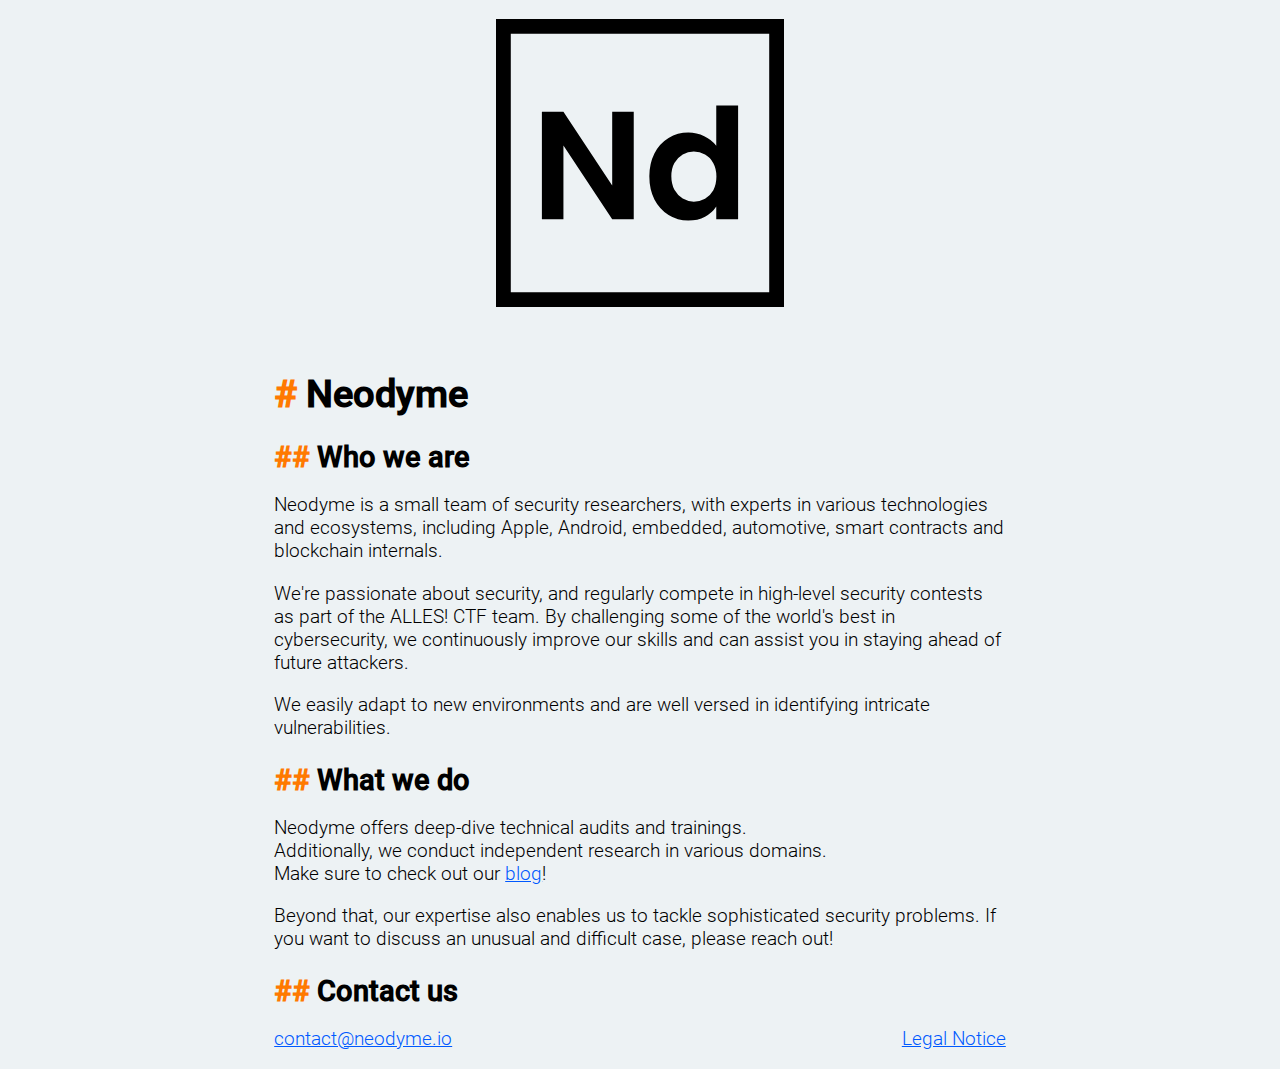
<file: index.html>
<!DOCTYPE html>
<html>

<head>
    <meta charset="UTF-8">
    <meta name="description" content="Neodyme">
    <meta name="keywords"
        content="Neodyme, Security, Audit, Apple, Android, Hardware, Automotive, Smart Contracts, Blockchain, Solana">
    <meta name="author" content="Neodyme">
    <meta name="viewport" content="width=device-width, initial-scale=1.0">
    <link rel="icon" type="image/svg+xml" href="/img/favicon.svg">
    <meta property="og:title" content="Neodyme" />
    <meta property="og:description" content="Neodyme">
    <meta property="og:type" content="website" />
    <meta property="og:url" content="https://neodyme.io/" />
    <meta property="og:image" content="https://neodyme.io/img/logo_minimalist.png" />
    <link rel="stylesheet" href="/styles/main.css" />
    <title>Neodyme</title>
</head>

<body>
    <main>
        <img id="logo" src="/img/logo_minimalist.svg"></img>
        <h1>Neodyme</h1>
        <h2>Who we are</h2>
        <p>
            Neodyme is a small team of security researchers, with experts in various technologies
            and ecosystems, including Apple, Android, embedded, automotive, smart contracts
            and blockchain internals.
        </p>
        <p>
            We're passionate about security, and regularly compete in high-level security
            contests as part of the ALLES! CTF team. By challenging some of the world's best in cybersecurity, we continuously
            improve our skills and can assist you in staying ahead of future attackers.
        </p>
        <p>
            We easily adapt to new environments and are well versed in identifying intricate
            vulnerabilities.
        </p>
        <h2>What we do</h2>
        <p>
            Neodyme offers deep-dive technical audits and trainings. <br>
            Additionally, we conduct independent research in various domains. <br>
            Make sure to check out our <a href="https://blog.neodyme.io/">blog</a>!
        </p>
        <p>
            Beyond that, our expertise also enables us to tackle sophisticated security problems.
            If you want to discuss an unusual and difficult case, please reach out!
        </p>
        <h2>Contact us</h2>
        <p><a href="mailto:contact@neodyme.io">contact@neodyme.io</a></p>
        <div id="notice">
            <a href="/notice.html">Legal Notice</a>
        </div>
    </main>
</body>

</html>
</file>
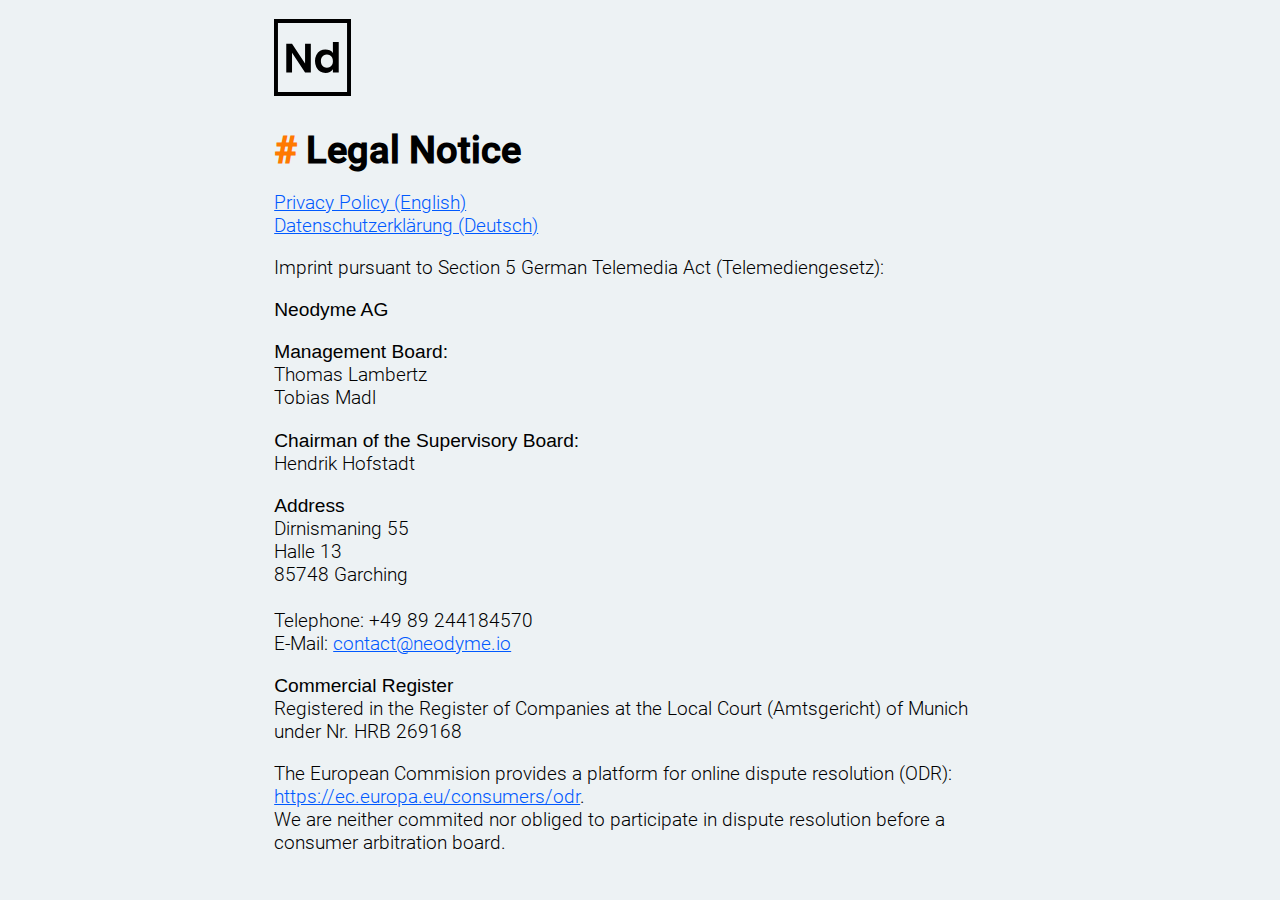
<file: notice.html>
<!DOCTYPE html>
<html>

<head>
    <meta charset="UTF-8">
    <meta name="description" content="Neodyme">
    <meta property="og:title" content="Neodyme" />
    <meta property="og:description" content="Neodyme">
    <meta property="og:type" content="website" />
    <meta property="og:url" content="https://neodyme.io/" />
    <meta property="og:image" content="https://neodyme.io/img/logo_minimalist.png" />
    <meta name="keywords" content="Neodyme, Security, Audit, Apple, Android, Hardware, Automotive, Smart Contracts, Blockchain, Solana">
    <meta name="author" content="Neodyme">
    <meta name="viewport" content="width=device-width, initial-scale=1.0">
    <link rel="icon" type="image/svg+xml" href="/img/favicon.svg">
    <link rel="stylesheet" href="styles/main.css" />
    <link rel="stylesheet" href="styles/notice.css" />
    <title>Neodyme - Legal Notice</title>
</head>

<body>
    <a href="index.html"><img id="logo" src="img/logo_minimalist.svg"></img></a>
    <main>
        <h1>Legal Notice</h1>
        <p>
            <a href="/privacy_en.html">Privacy Policy (English)</a> </br>
            <a href="/privacy_de.html">Datenschutzerklärung (Deutsch)</a>
        </p>
        <p>
            Imprint pursuant to Section 5 German Telemedia Act (Telemediengesetz):
        </p>
        <p>
            <b>Neodyme AG</b>
        </p>

        <p>
            <b>Management Board:</b></br>
            Thomas Lambertz</br>
            Tobias Madl
        </p>
        <p>
            <b>Chairman of the Supervisory Board:</b></br>
            Hendrik Hofstadt
        </p>
        <p>
            <b>Address</b></br>
            Dirnismaning 55</br>
            Halle 13</br>
            85748 Garching</br>
            </br>
            Telephone: +49 89 244184570 </br>
            E-Mail: <a href="mailto:contact@neodyme.io">contact@neodyme.io</a>
        </p>
        <p>
            <b>Commercial Register</b> </br>
            Registered in the Register of Companies at the Local Court (Amtsgericht) of Munich under Nr. HRB 269168
        </p>

        <p>

        The European Commision provides a platform for online dispute resolution (ODR): <a href="https://ec.europa.eu/consumers/odr">https://ec.europa.eu/consumers/odr</a>. </br>
        We are neither commited nor obliged to participate in dispute resolution before a consumer arbitration board.
        </p>
    </main>
</body>

</html>
</file>
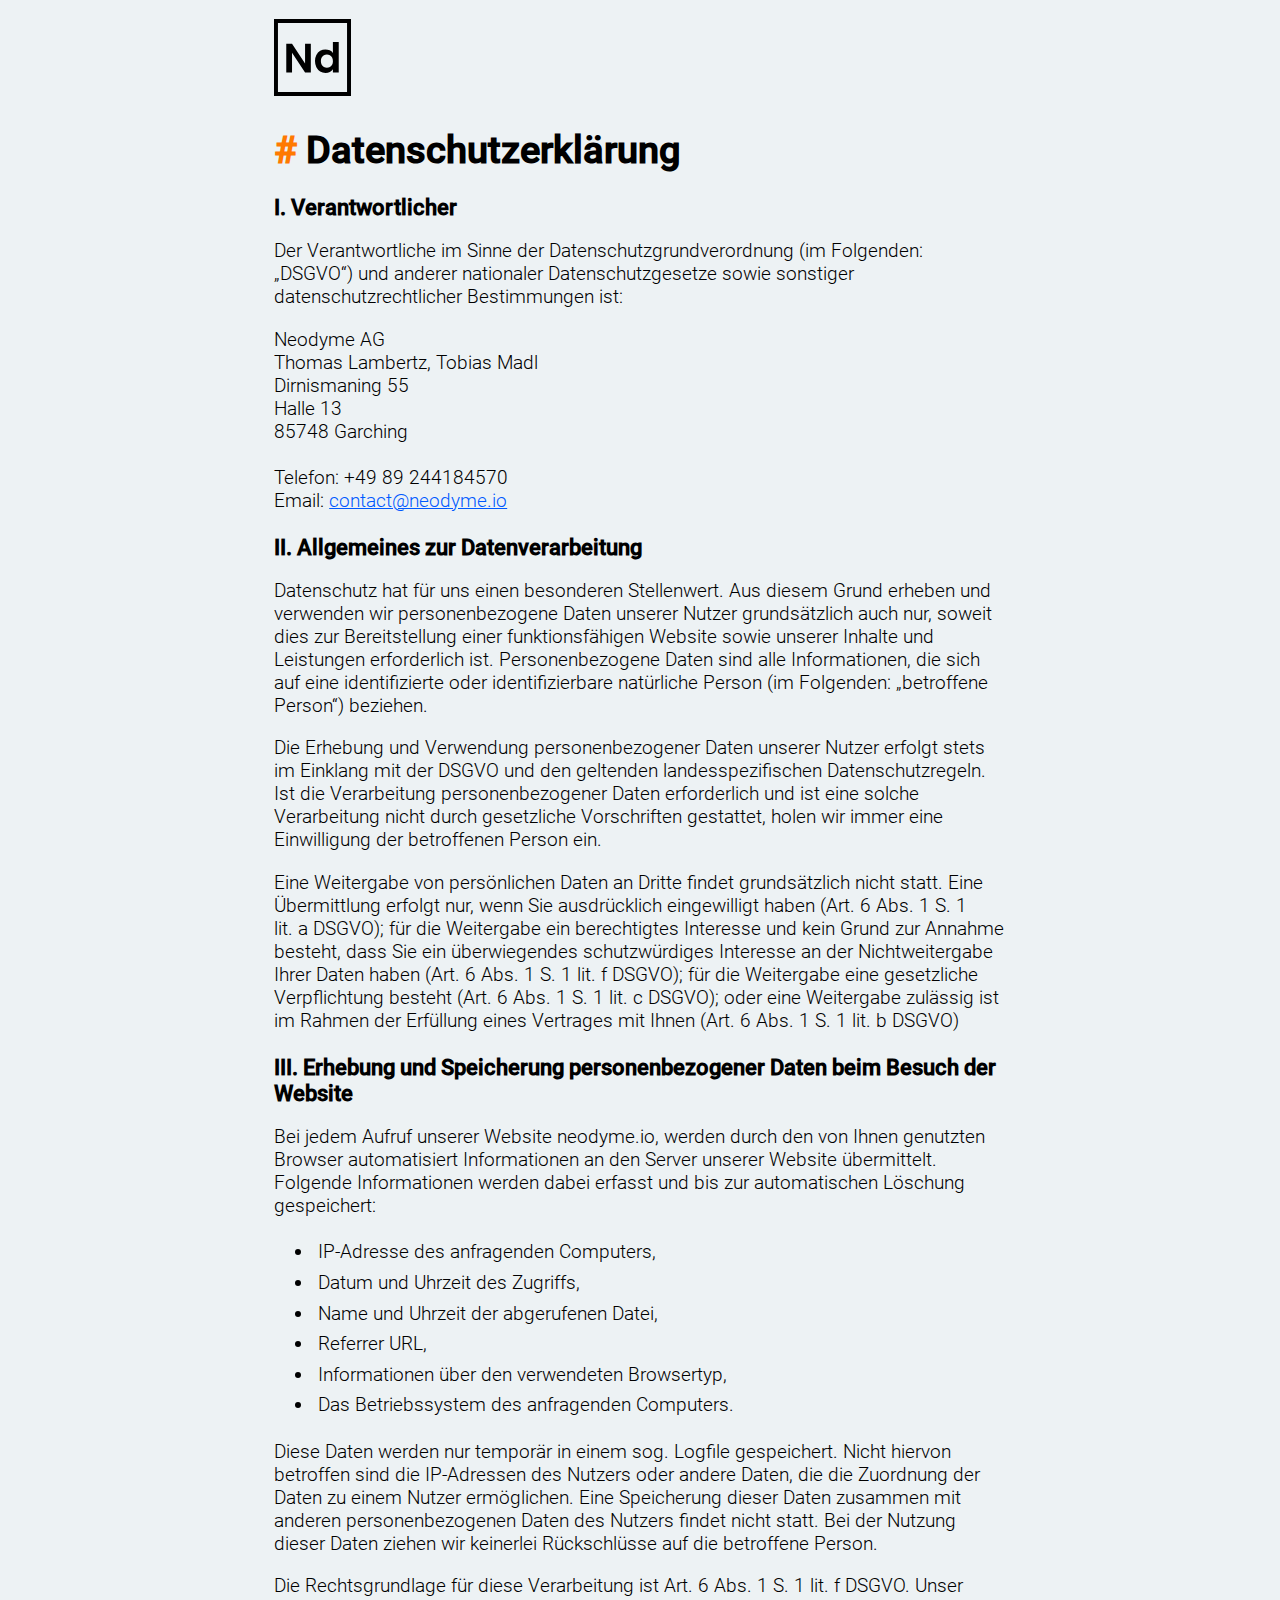
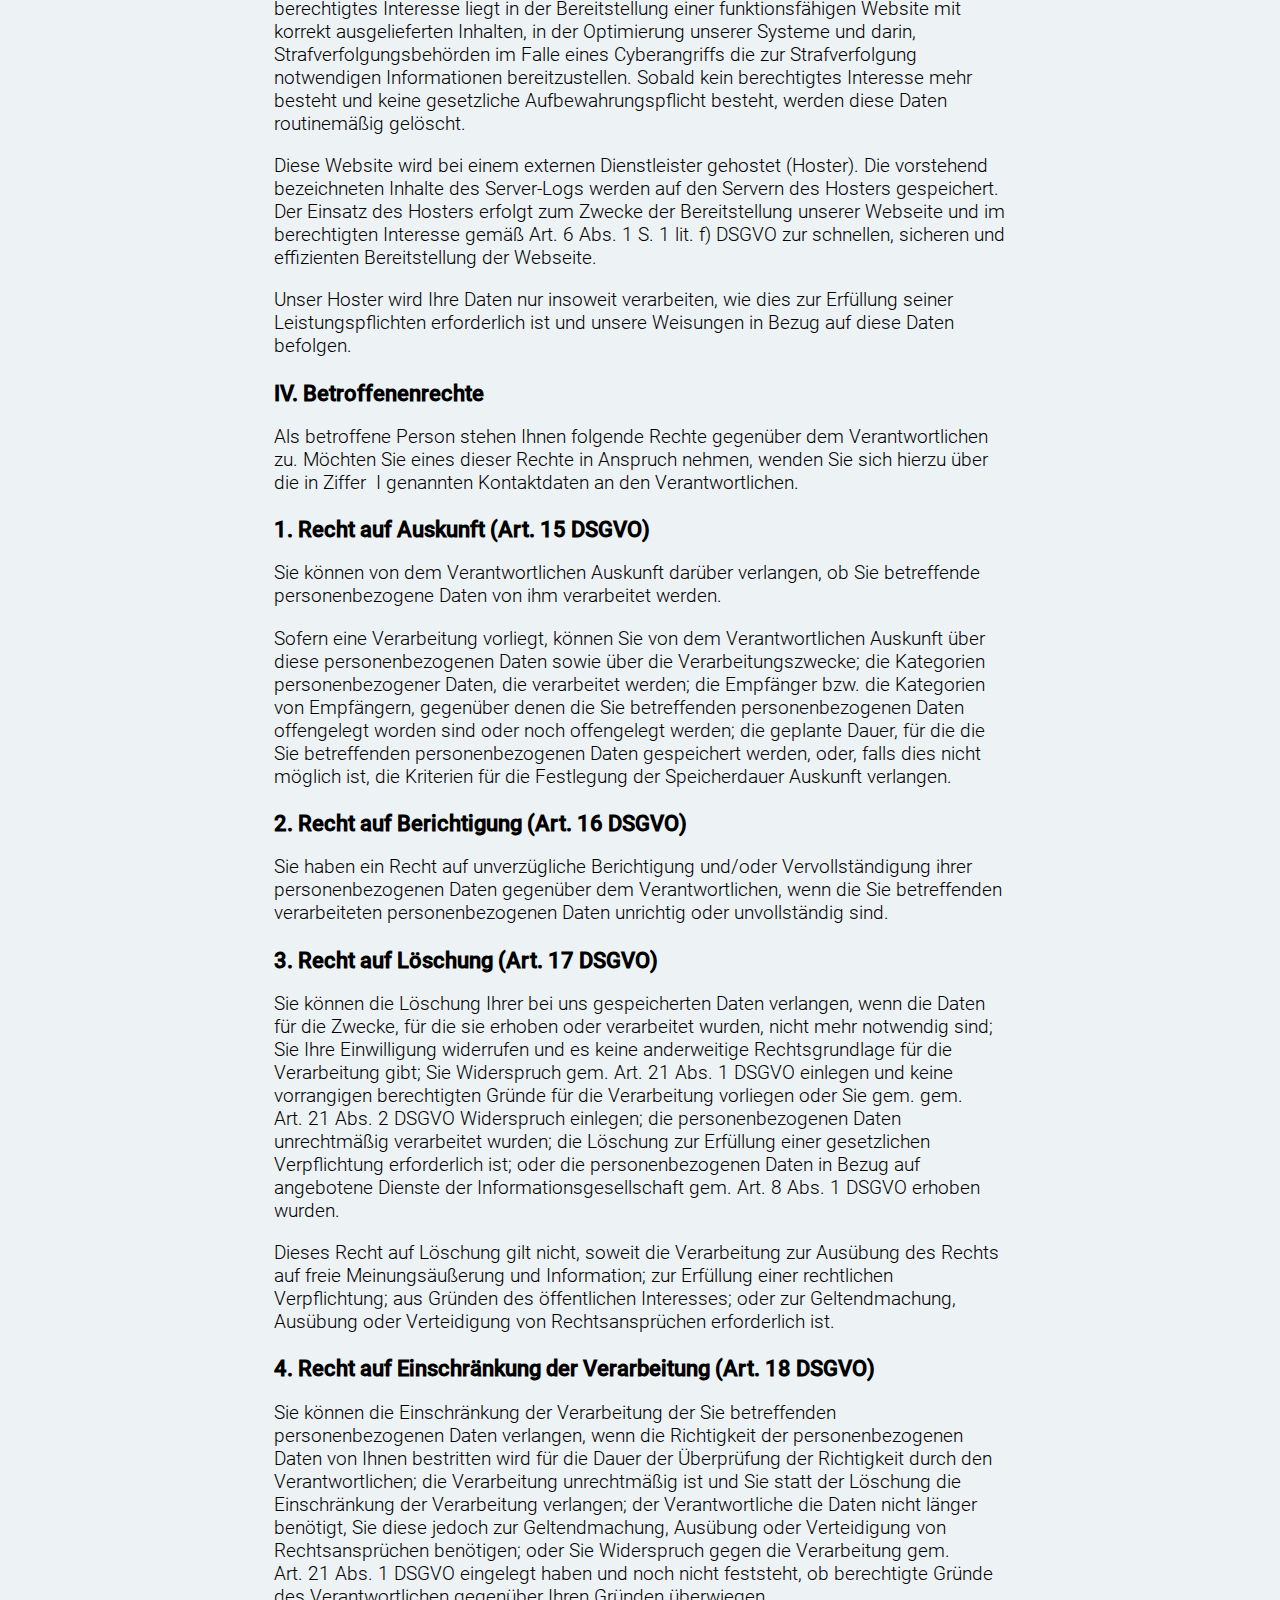
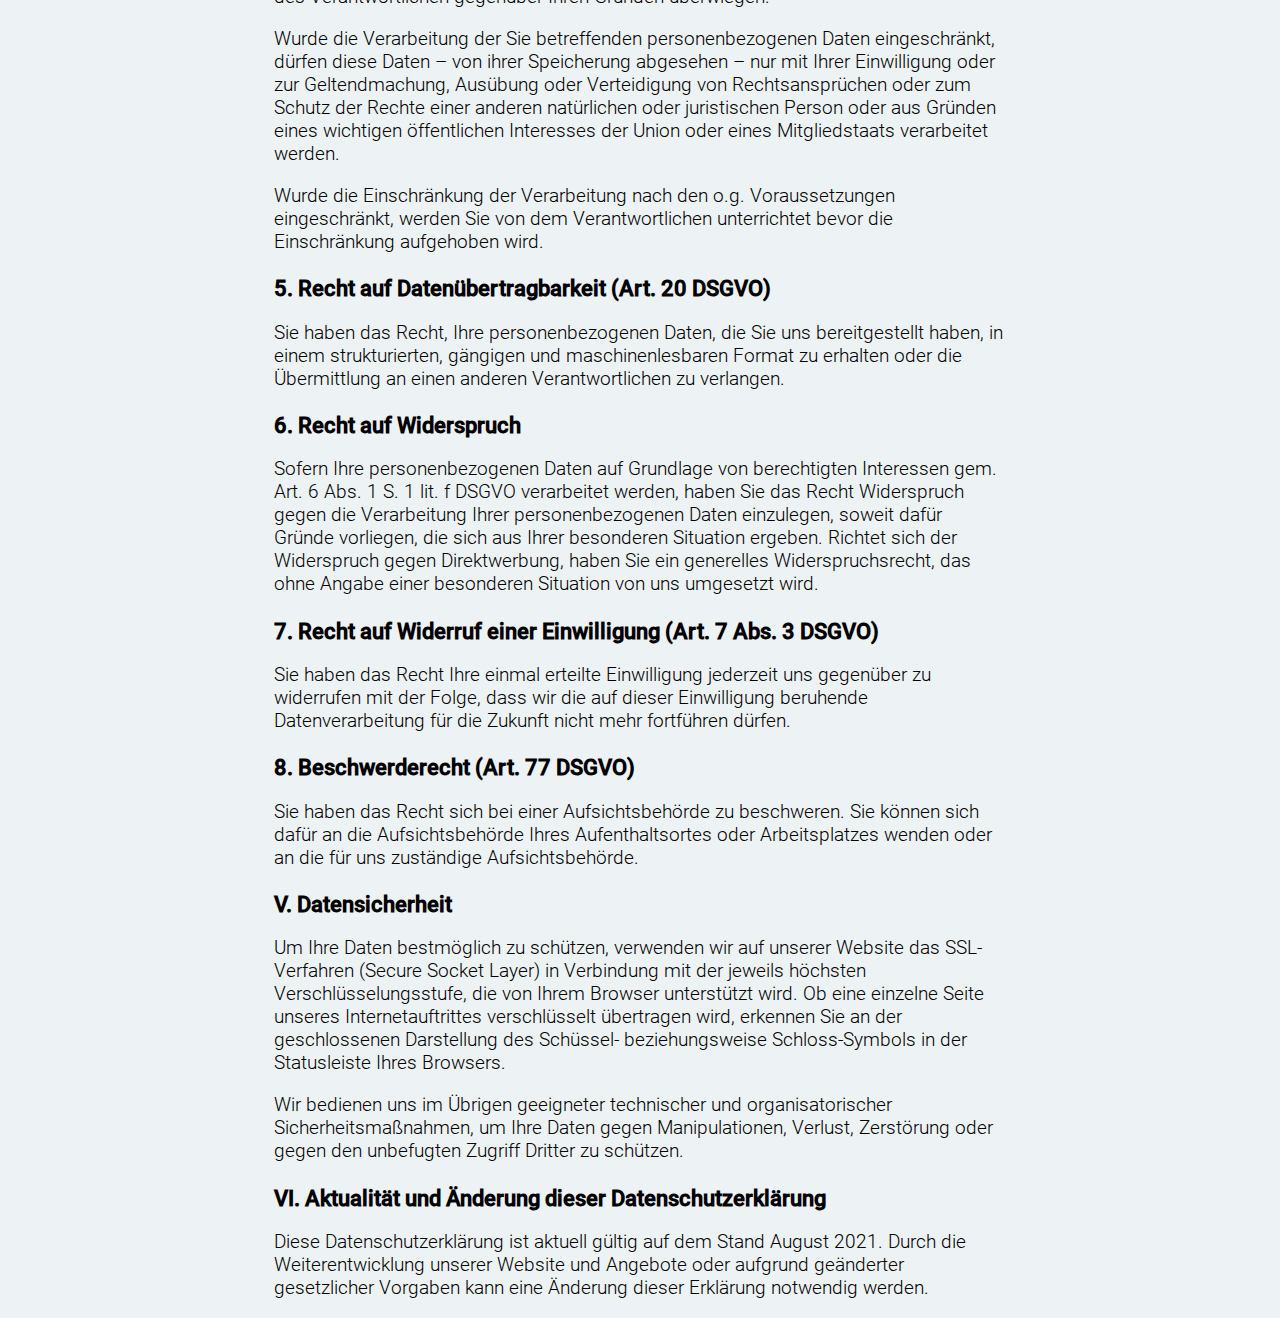
<file: privacy_de.html>
<!DOCTYPE html>
<html>

<head>
    <meta charset="UTF-8">
    <meta name="description" content="Neodyme">
    <meta property="og:title" content="Neodyme" />
    <meta property="og:description" content="Neodyme">
    <meta property="og:type" content="website" />
    <meta property="og:url" content="https://neodyme.io/" />
    <meta property="og:image" content="https://neodyme.io/img/logo_minimalist.png" />
    <meta name="keywords"
        content="Neodyme, Security, Audit, Apple, Android, Hardware, Automotive, Smart Contracts, Blockchain, Solana">
    <meta name="author" content="Neodyme">
    <meta name="viewport" content="width=device-width, initial-scale=1.0">
    <link rel="icon" type="image/svg+xml" href="/img/favicon.svg">
    <link rel="stylesheet" href="styles/main.css" />
    <link rel="stylesheet" href="styles/notice.css" />
    <title>Neodyme - Datenschutzerklärung</title>
</head>

<body>
    <a href="index.html"><img id="logo" src="img/logo_minimalist.svg"></img></a>
    <main>
        <h1>Datenschutzerklärung</h1>

        <h3>I. Verantwortlicher</h3>

        <p>Der Verantwortliche im Sinne der Datenschutzgrundverordnung (im Folgenden: „DSGVO“) und anderer nationaler
            Datenschutzgesetze sowie sonstiger datenschutzrechtlicher Bestimmungen ist:</p>
        <p>Neodyme AG<br />
            Thomas Lambertz, Tobias Madl</br>
            Dirnismaning 55</br>
            Halle 13</br>
            85748 Garching</br>
            </br>
            Telefon: +49 89 244184570 </br>
            Email: <a href="mailto:contact@neodyme.io">contact@neodyme.io</a></p>

        <h3>II. Allgemeines zur Datenverarbeitung</h3>

        <p>Datenschutz hat für uns einen besonderen Stellenwert. Aus diesem Grund erheben und verwenden wir
            personenbezogene Daten unserer Nutzer grundsätzlich auch nur, soweit dies zur Bereitstellung einer
            funktionsfähigen Website sowie unserer Inhalte und Leistungen erforderlich ist. Personenbezogene Daten sind
            alle Informationen, die sich auf eine identifizierte oder identifizierbare natürliche Person (im Folgenden:
            „betroffene Person“) beziehen.</p>
        <p>Die Erhebung und Verwendung personenbezogener Daten unserer Nutzer erfolgt stets im Einklang mit der DSGVO
            und den geltenden landesspezifischen Datenschutzregeln. Ist die Verarbeitung personenbezogener Daten
            erforderlich und ist eine solche Verarbeitung nicht durch gesetzliche Vorschriften gestattet, holen wir
            immer eine Einwilligung der betroffenen Person ein.</p>
        <p>Eine Weitergabe von persönlichen Daten an Dritte findet grundsätzlich nicht statt. Eine Übermittlung erfolgt
            nur, wenn Sie ausdrücklich eingewilligt haben (Art. 6 Abs. 1 S. 1 lit. a DSGVO); für die Weitergabe ein
            berechtigtes Interesse und kein Grund zur Annahme besteht, dass Sie ein überwiegendes schutzwürdiges
            Interesse an der Nichtweitergabe Ihrer Daten haben (Art. 6 Abs. 1 S. 1 lit. f DSGVO); für die Weitergabe
            eine gesetzliche Verpflichtung besteht (Art. 6 Abs. 1 S. 1 lit. c DSGVO); oder eine Weitergabe zulässig ist
            im Rahmen der Erfüllung eines Vertrages mit Ihnen (Art. 6 Abs. 1 S. 1 lit. b DSGVO)</p>

        <h3>III. Erhebung und Speicherung personenbezogener Daten beim Besuch der Website</h3>

        <p>Bei jedem Aufruf unserer Website neodyme.io, werden durch den von Ihnen genutzten Browser automatisiert
            Informationen an den Server unserer Website übermittelt. Folgende Informationen werden dabei erfasst und bis
            zur automatischen Löschung gespeichert:</p>
        <ul>
            <li>
                IP-Adresse des anfragenden Computers,
            </li>
            <li>
                Datum und Uhrzeit des Zugriffs,
            </li>
            <li>
                Name und Uhrzeit der abgerufenen Datei,
            </li>
            <li>
                Referrer URL,
            </li>
            <li>
                Informationen über den verwendeten Browsertyp,
            </li>
            <li>
                Das Betriebssystem des anfragenden Computers.
            </li>
        </ul>
        <p>Diese Daten werden nur temporär in einem sog. Logfile gespeichert. Nicht hiervon betroffen sind die
            IP-Adressen des Nutzers oder andere Daten, die die Zuordnung der Daten zu einem Nutzer ermöglichen. Eine
            Speicherung dieser Daten zusammen mit anderen personenbezogenen Daten des Nutzers findet nicht statt. Bei
            der Nutzung dieser Daten ziehen wir keinerlei Rückschlüsse auf die betroffene Person.</p>
        <p>Die Rechtsgrundlage für diese Verarbeitung ist Art. 6 Abs. 1 S. 1 lit. f DSGVO. Unser berechtigtes Interesse
            liegt in der Bereitstellung einer funktionsfähigen Website mit korrekt ausgelieferten Inhalten, in der
            Optimierung unserer Systeme und darin, Strafverfolgungsbehörden im Falle eines Cyberangriffs die zur
            Strafverfolgung notwendigen Informationen bereitzustellen. Sobald kein berechtigtes Interesse mehr besteht
            und keine gesetzliche Aufbewahrungspflicht besteht, werden diese Daten routinemäßig gelöscht.</p>
        <p>Diese Website wird bei einem externen Dienstleister gehostet (Hoster). Die vorstehend bezeichneten Inhalte
            des Server-Logs werden auf den Servern des Hosters gespeichert. Der Einsatz des Hosters erfolgt zum Zwecke
            der Bereitstellung unserer Webseite und im berechtigten Interesse gemäß Art. 6 Abs. 1 S. 1 lit. f) DSGVO zur
            schnellen, sicheren und effizienten Bereitstellung der Webseite.</p>


        <p>Unser Hoster wird Ihre Daten nur insoweit verarbeiten, wie dies zur Erfüllung seiner Leistungspflichten
            erforderlich ist und unsere Weisungen in Bezug auf diese Daten befolgen.</p>

        <h3>IV. Betroffenenrechte</h3>

        <p>Als betroffene Person stehen Ihnen folgende Rechte gegenüber dem Verantwortlichen zu. Möchten Sie eines
            dieser Rechte in Anspruch nehmen, wenden Sie sich hierzu über die in Ziffer  I genannten Kontaktdaten an den
            Verantwortlichen.</p>

        <h3>1. Recht auf Auskunft (Art. 15 DSGVO)</h3>

        <p>Sie können von dem Verantwortlichen Auskunft darüber verlangen, ob Sie betreffende personenbezogene Daten von
            ihm verarbeitet werden.</p>
        <p>Sofern eine Verarbeitung vorliegt, können Sie von dem Verantwortlichen Auskunft über diese personenbezogenen
            Daten sowie über die Verarbeitungszwecke; die Kategorien personenbezogener Daten, die verarbeitet werden;
            die Empfänger bzw. die Kategorien von Empfängern, gegenüber denen die Sie betreffenden personenbezogenen
            Daten offengelegt worden sind oder noch offengelegt werden; die geplante Dauer, für die die Sie betreffenden
            personenbezogenen Daten gespeichert werden, oder, falls dies nicht möglich ist, die Kriterien für die
            Festlegung der Speicherdauer Auskunft verlangen.</p>

        <h3>2. Recht auf Berichtigung (Art. 16 DSGVO)</h3>

        <p>Sie haben ein Recht auf unverzügliche Berichtigung und/oder Vervollständigung ihrer personenbezogenen Daten
            gegenüber dem Verantwortlichen, wenn die Sie betreffenden verarbeiteten personenbezogenen Daten unrichtig
            oder unvollständig sind.</p>

        <h3>3. Recht auf Löschung (Art. 17 DSGVO)</h3>

        <p>Sie können die Löschung Ihrer bei uns gespeicherten Daten verlangen, wenn die Daten für die Zwecke, für die
            sie erhoben oder verarbeitet wurden, nicht mehr notwendig sind; Sie Ihre Einwilligung widerrufen und es
            keine anderweitige Rechtsgrundlage für die Verarbeitung gibt; Sie Widerspruch gem. Art. 21 Abs. 1 DSGVO
            einlegen und keine vorrangigen berechtigten Gründe für die Verarbeitung vorliegen oder Sie gem. gem. Art. 21
            Abs. 2 DSGVO Widerspruch einlegen; die personenbezogenen Daten unrechtmäßig verarbeitet wurden; die Löschung
            zur Erfüllung einer gesetzlichen Verpflichtung erforderlich ist; oder die personenbezogenen Daten in Bezug
            auf angebotene Dienste der Informationsgesellschaft gem. Art. 8 Abs. 1 DSGVO erhoben wurden.</p>
        <p>Dieses Recht auf Löschung gilt nicht, soweit die Verarbeitung zur Ausübung des Rechts auf freie
            Meinungsäußerung und Information; zur Erfüllung einer rechtlichen Verpflichtung; aus Gründen des
            öffentlichen Interesses; oder zur Geltendmachung, Ausübung oder Verteidigung von Rechtsansprüchen
            erforderlich ist.</p>

        <h3>4. Recht auf Einschränkung der Verarbeitung (Art. 18 DSGVO)</h3>

        <p>Sie können die Einschränkung der Verarbeitung der Sie betreffenden personenbezogenen Daten verlangen, wenn
            die Richtigkeit der personenbezogenen Daten von Ihnen bestritten wird für die Dauer der Überprüfung der
            Richtigkeit durch den Verantwortlichen; die Verarbeitung unrechtmäßig ist und Sie statt der Löschung die
            Einschränkung der Verarbeitung verlangen; der Verantwortliche die Daten nicht länger benötigt, Sie diese
            jedoch zur Geltendmachung, Ausübung oder Verteidigung von Rechtsansprüchen benötigen; oder Sie Widerspruch
            gegen die Verarbeitung gem. Art. 21 Abs. 1 DSGVO eingelegt haben und noch nicht feststeht, ob berechtigte
            Gründe des Verantwortlichen gegenüber Ihren Gründen überwiegen.</p>
        <p>Wurde die Verarbeitung der Sie betreffenden personenbezogenen Daten eingeschränkt, dürfen diese Daten – von
            ihrer Speicherung abgesehen – nur mit Ihrer Einwilligung oder zur Geltendmachung, Ausübung oder Verteidigung
            von Rechtsansprüchen oder zum Schutz der Rechte einer anderen natürlichen oder juristischen Person oder aus
            Gründen eines wichtigen öffentlichen Interesses der Union oder eines Mitgliedstaats verarbeitet werden.</p>
        <p>Wurde die Einschränkung der Verarbeitung nach den o.g. Voraussetzungen eingeschränkt, werden Sie von dem
            Verantwortlichen unterrichtet bevor die Einschränkung aufgehoben wird.</p>

        <h3>5. Recht auf Datenübertragbarkeit (Art. 20 DSGVO)</h3>

        <p>Sie haben das Recht, Ihre personenbezogenen Daten, die Sie uns bereitgestellt haben, in einem strukturierten,
            gängigen und maschinenlesbaren Format zu erhalten oder die Übermittlung an einen anderen Verantwortlichen zu
            verlangen.</p>

        <h3>6. Recht auf Widerspruch</h3>

        <p>Sofern Ihre personenbezogenen Daten auf Grundlage von berechtigten Interessen gem. Art. 6 Abs. 1 S. 1 lit. f
            DSGVO verarbeitet werden, haben Sie das Recht Widerspruch gegen die Verarbeitung Ihrer personenbezogenen
            Daten einzulegen, soweit dafür Gründe vorliegen, die sich aus Ihrer besonderen Situation ergeben. Richtet
            sich der Widerspruch gegen Direktwerbung, haben Sie ein generelles Widerspruchsrecht, das ohne Angabe einer
            besonderen Situation von uns umgesetzt wird.</p>

        <h3>7. Recht auf Widerruf einer Einwilligung (Art. 7 Abs. 3 DSGVO)</h3>

        <p>Sie haben das Recht Ihre einmal erteilte Einwilligung jederzeit uns gegenüber zu widerrufen mit der Folge,
            dass wir die auf dieser Einwilligung beruhende Datenverarbeitung für die Zukunft nicht mehr fortführen
            dürfen.</p>

        <h3>8. Beschwerderecht (Art. 77 DSGVO)</h3>

        <p>Sie haben das Recht sich bei einer Aufsichtsbehörde zu beschweren. Sie können sich dafür an die
            Aufsichtsbehörde Ihres Aufenthaltsortes oder Arbeitsplatzes wenden oder an die für uns zuständige
            Aufsichtsbehörde.</p>

        <h3>V. Datensicherheit</h3>

        <p>Um Ihre Daten bestmöglich zu schützen, verwenden wir auf unserer Website das SSL-Verfahren (Secure Socket
            Layer) in Verbindung mit der jeweils höchsten Verschlüsselungsstufe, die von Ihrem Browser unterstützt wird.
            Ob eine einzelne Seite unseres Internetauftrittes verschlüsselt übertragen wird, erkennen Sie an der
            geschlossenen Darstellung des Schüssel- beziehungsweise Schloss-Symbols in der Statusleiste Ihres Browsers.
        </p>
        <p>Wir bedienen uns im Übrigen geeigneter technischer und organisatorischer Sicherheitsmaßnahmen, um Ihre Daten
            gegen Manipulationen, Verlust, Zerstörung oder gegen den unbefugten Zugriff Dritter zu schützen.</p>

        <h3>VI. Aktualität und Änderung dieser Datenschutzerklärung</h3>

        <p>Diese Datenschutzerklärung ist aktuell gültig auf dem Stand August 2021. Durch die Weiterentwicklung unserer
            Website und Angebote oder aufgrund geänderter gesetzlicher Vorgaben kann eine Änderung dieser Erklärung
            notwendig werden.</p>

    </main>
</body>

</html>
</file>
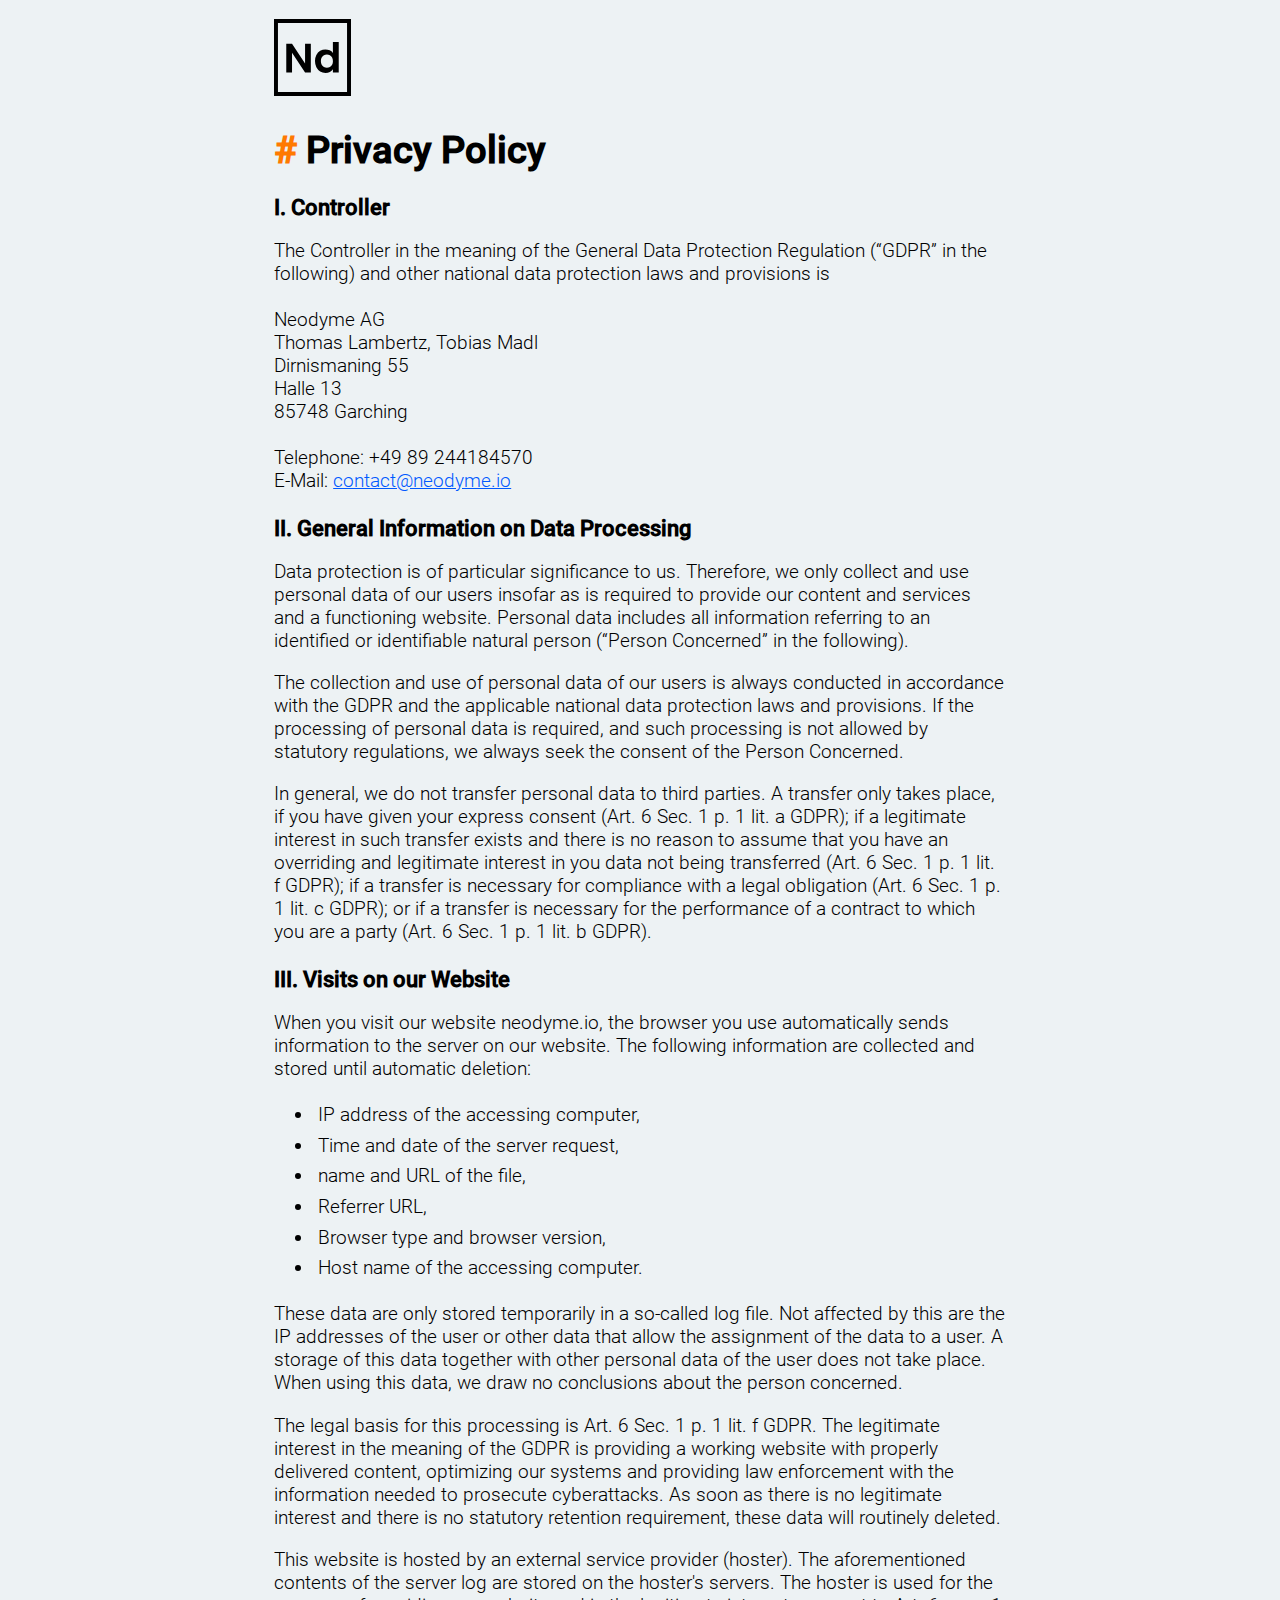
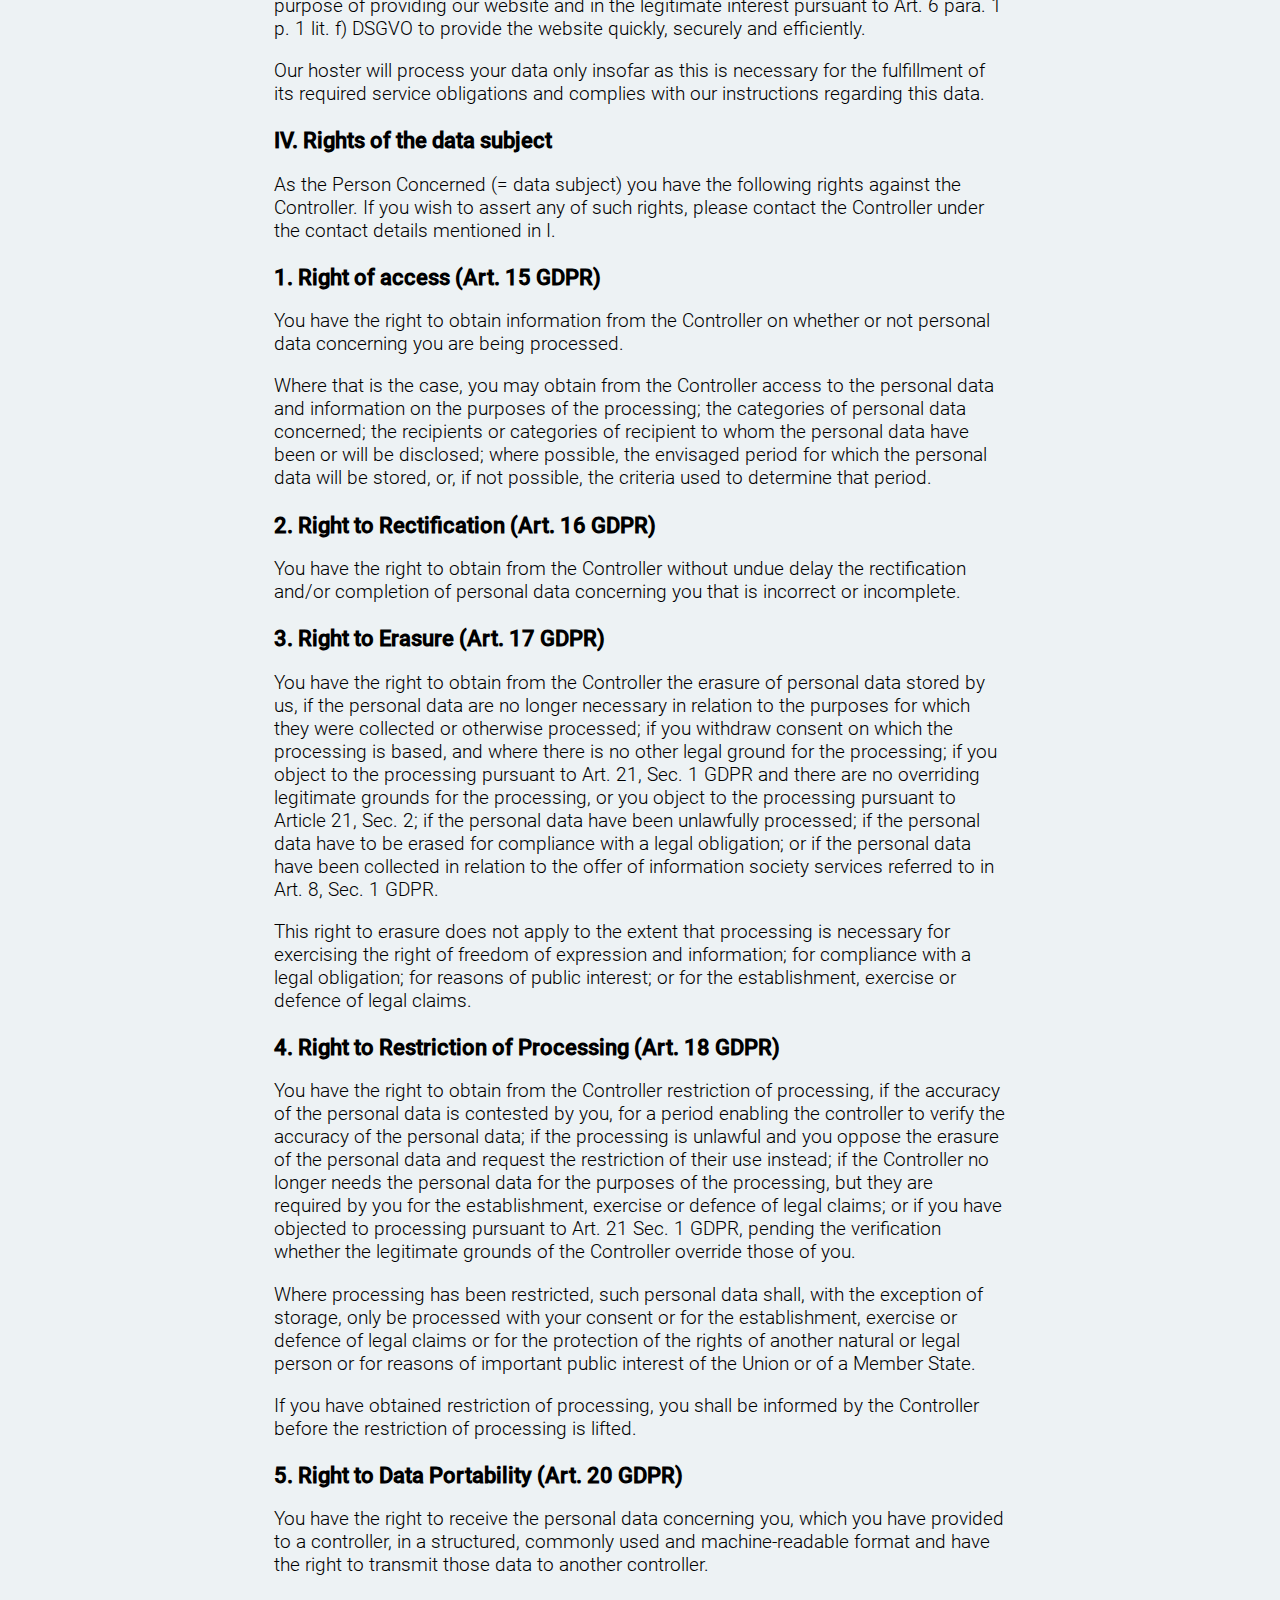
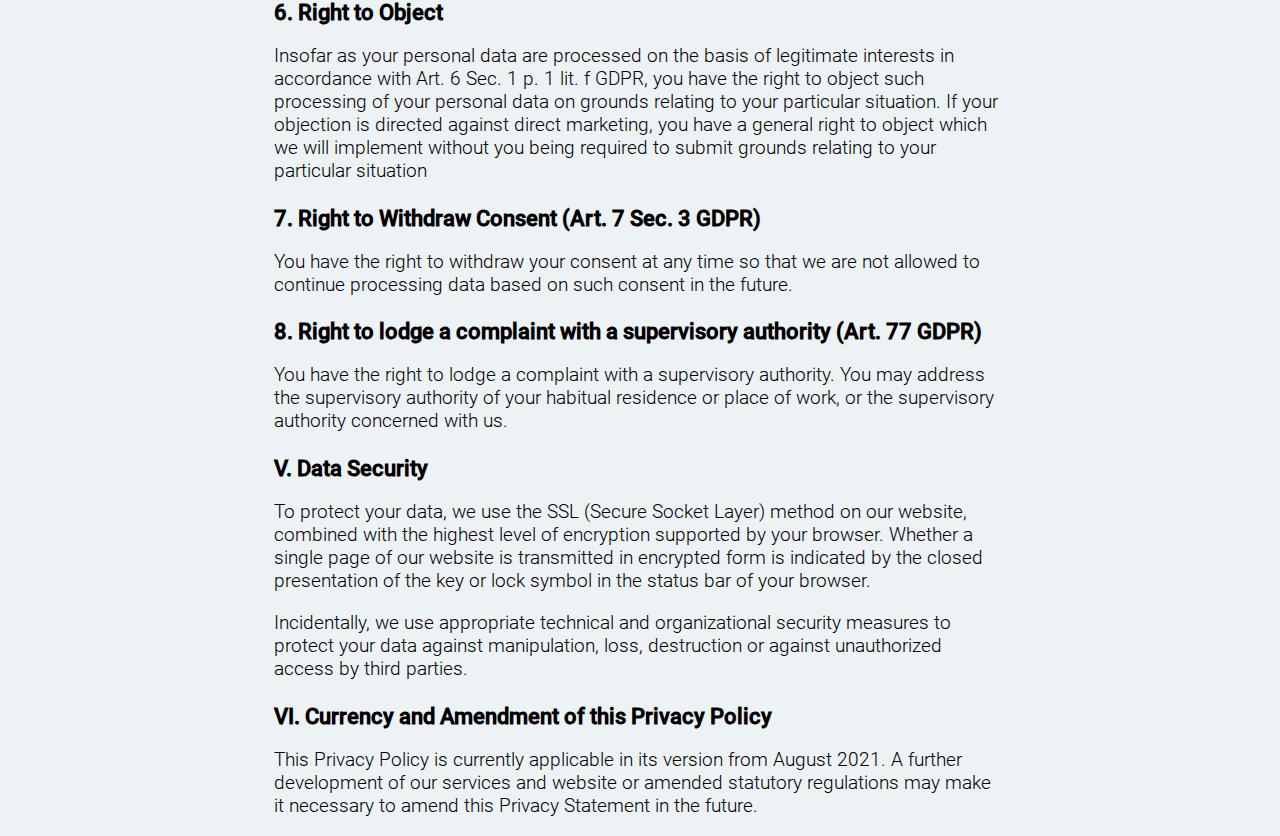
<file: privacy_en.html>
<!DOCTYPE html>
<html>

<head>
    <meta charset="UTF-8">
    <meta name="description" content="Neodyme">
    <meta property="og:title" content="Neodyme" />
    <meta property="og:description" content="Neodyme">
    <meta property="og:type" content="website" />
    <meta property="og:url" content="https://neodyme.io/" />
    <meta property="og:image" content="https://neodyme.io/img/logo_minimalist.png" />
    <meta name="keywords"
        content="Neodyme, Security, Audit, Apple, Android, Hardware, Automotive, Smart Contracts, Blockchain, Solana">
    <meta name="author" content="Neodyme">
    <meta name="viewport" content="width=device-width, initial-scale=1.0">
    <link rel="icon" type="image/svg+xml" href="/img/favicon.svg">
    <link rel="stylesheet" href="styles/main.css" />
    <link rel="stylesheet" href="styles/notice.css" />
    <title>Neodyme - Privacy Policy</title>
</head>

<body>
    <a href="index.html"><img id="logo" src="img/logo_minimalist.svg"></img></a>
    <main>
        <h1>Privacy Policy</h1>
        <h3>I. Controller</h3>
        <p>
            The Controller in the meaning of the General Data Protection Regulation (“GDPR” in the following) and other
            national data protection laws and provisions is </br>
            </br>
            Neodyme AG</b></br>
            Thomas Lambertz, Tobias Madl</br>
            Dirnismaning 55</br>
            Halle 13</br>
            85748 Garching</br>
            </br>
            Telephone: +49 89 244184570 </br>
            E-Mail: <a href="mailto:contact@neodyme.io">contact@neodyme.io</a>
        </p>

        <h3>II. General Information on Data Processing</h3>
        <p>
            Data protection is of particular significance to us. Therefore, we only collect and use personal data of our
            users insofar as is required to provide our content and services and a functioning website. Personal data
            includes all information referring to an identified or identifiable natural person (“Person Concerned” in
            the following).
        </p>
        <p>
            The collection and use of personal data of our users is always conducted in accordance with the GDPR and the
            applicable national data protection laws and provisions. If the processing of personal data is required, and
            such processing is not allowed by statutory regulations, we always seek the consent of the Person Concerned.
        </p>
        <p>
            In general, we do not transfer personal data to third parties. A transfer only takes place, if you have
            given your express consent (Art. 6 Sec. 1 p. 1 lit. a GDPR); if a legitimate interest in such transfer
            exists and there is no reason to assume that you have an overriding and legitimate interest in you data not
            being transferred (Art. 6 Sec. 1 p. 1 lit. f GDPR); if a transfer is necessary for compliance with a legal
            obligation (Art. 6 Sec. 1 p. 1 lit. c GDPR); or if a transfer is necessary for the performance of a contract
            to which you are a party (Art. 6 Sec. 1 p. 1 lit. b GDPR).
        </p>

        <h3>III. Visits on our Website</h3>
        <p>
            When you visit our website neodyme.io, the browser you use automatically sends information to the server on
            our website. The following information are collected and stored until automatic deletion:
        </p>

        <ul>
            <li>
                IP address of the accessing computer,
            </li>
            <li>
                Time and date of the server request,
            </li>
            <li>
                name and URL of the file,
            </li>
            <li>
                Referrer URL,
            </li>
            <li>
                Browser type and browser version,
            </li>
            <li>
                Host name of the accessing computer.
            </li>
        </ul>

        <p>These data are only stored temporarily in a so-called log file. Not affected by this are the IP addresses of
            the user or other data that allow the assignment of the data to a user. A storage of this data together with
            other personal data of the user does not take place. When using this data, we draw no conclusions about the
            person concerned.</p>
        <p>The legal basis for this processing is Art. 6 Sec. 1 p. 1 lit. f GDPR. The legitimate interest in the meaning
            of the GDPR is providing a working website with properly delivered content, optimizing our systems and
            providing law enforcement with the information needed to prosecute cyberattacks. As soon as there is no
            legitimate interest and there is no statutory retention requirement, these data will routinely deleted.</p>

        <p>This website is hosted by an external service provider (hoster). The aforementioned contents of the server
            log are stored on the hoster's servers. The hoster is used for the purpose of providing our website and in
            the legitimate interest pursuant to Art. 6 para. 1 p. 1 lit. f) DSGVO to provide the website quickly,
            securely and efficiently.</p>
        <p>Our hoster will process your data only insofar as this is necessary for the fulfillment of its required
            service obligations
            and complies with our instructions regarding this data.</p>

        <h3>IV. Rights of the data subject</h3>
        <p>
            As the Person Concerned (= data subject) you have the following rights against the Controller. If you wish
            to assert any of such rights, please contact the Controller under the contact details mentioned in I.
        </p>
        <h3>1. Right of access (Art. 15 GDPR)</h3>
        <p>
            You have the right to obtain information from the Controller on whether or not personal data concerning you
            are being processed.
        </p>
        <p>
            Where that is the case, you may obtain from the Controller access to the personal data and information on
            the purposes of the processing; the categories of personal data concerned; the recipients or categories of
            recipient to whom the personal data have been or will be disclosed; where possible, the envisaged period for
            which the personal data will be stored, or, if not possible, the criteria used to determine that period.
        </p>
        <h3>2. Right to Rectification (Art. 16 GDPR)</h3>
        <p>
            You have the right to obtain from the Controller without undue delay the rectification and/or completion of
            personal data concerning you that is incorrect or incomplete.
        </p>
        <h3>3. Right to Erasure (Art. 17 GDPR)</h3>
        <p>
            You have the right to obtain from the Controller the erasure of personal data stored by us, if the personal
            data are no longer necessary in relation to the purposes for which they were collected or otherwise
            processed; if you withdraw consent on which the processing is based, and where there is no other legal
            ground for the processing; if you object to the processing pursuant to Art. 21, Sec. 1 GDPR and there are no
            overriding legitimate grounds for the processing, or you object to the processing pursuant to Article 21,
            Sec. 2; if the personal data have been unlawfully processed; if the personal data have to be erased for
            compliance with a legal obligation; or if the personal data have been collected in relation to the offer of
            information society services referred to in Art. 8, Sec. 1 GDPR.
        </p>
        <p>
            This right to erasure does not apply to the extent that processing is necessary for exercising the right of
            freedom of expression and information; for compliance with a legal obligation; for reasons of public
            interest; or for the establishment, exercise or defence of legal claims.
        </p>
        <h3>4. Right to Restriction of Processing (Art. 18 GDPR)</h3>
        <p>
            You have the right to obtain from the Controller restriction of processing, if the accuracy of the personal
            data is contested by you, for a period enabling the controller to verify the accuracy of the personal data;
            if the processing is unlawful and you oppose the erasure of the personal data and request the restriction of
            their use instead; if the Controller no longer needs the personal data for the purposes of the processing,
            but they are required by you for the establishment, exercise or defence of legal claims; or if you have
            objected to processing pursuant to Art. 21 Sec. 1 GDPR, pending the verification whether the legitimate
            grounds of the Controller override those of you.
        </p>
        <p>
            Where processing has been restricted, such personal data shall, with the exception of storage, only be
            processed with your consent or for the establishment, exercise or defence of legal claims or for the
            protection of the rights of another natural or legal person or for reasons of important public interest of
            the Union or of a Member State.
        </p>
        <p>
            If you have obtained restriction of processing, you shall be informed by the Controller before the
            restriction of processing is lifted.
        </p>
        <h3>5. Right to Data Portability (Art. 20 GDPR)</h3>
        <p>
            You have the right to receive the personal data concerning you, which you have provided to a controller, in
            a structured, commonly used and machine-readable format and have the right to transmit those data to another
            controller.
        </p>
        <h3>6. Right to Object</h3>
        <p>
            Insofar as your personal data are processed on the basis of legitimate interests in accordance with Art. 6
            Sec. 1 p. 1 lit. f GDPR, you have the right to object such processing of your personal data on grounds
            relating to your particular situation. If your objection is directed against direct marketing, you have a
            general right to object which we will implement without you being required to submit grounds relating to
            your particular situation
        </p>
        <h3>7. Right to Withdraw Consent (Art. 7 Sec. 3 GDPR)</h3>
        <p>
            You have the right to withdraw your consent at any time so that we are not allowed to continue processing
            data based on such consent in the future.
        </p>
        <h3>8. Right to lodge a complaint with a supervisory authority (Art. 77 GDPR)</h3>
        <p>
            You have the right to lodge a complaint with a supervisory authority. You may address the supervisory
            authority of your habitual residence or place of work, or the supervisory authority concerned with us.
        </p>
        <h3>V. Data Security</h3>
        <p>
            To protect your data, we use the SSL (Secure Socket Layer) method on our website, combined with the highest
            level of encryption supported by your browser. Whether a single page of our website is transmitted in
            encrypted form is indicated by the closed presentation of the key or lock symbol in the status bar of your
            browser.
        </p>
        <p>
            Incidentally, we use appropriate technical and organizational security measures to protect your data against
            manipulation, loss, destruction or against unauthorized access by third parties.
        </p>
        <h3>VI. Currency and Amendment of this Privacy Policy</h3>
        <p>
            This Privacy Policy is currently applicable in its version from August 2021. A further development of our
            services and website or amended statutory regulations may make it necessary to amend this Privacy Statement
            in the future.
        </p>
    </main>
</body>

</html>
</file>
<file: styles/main.css>
#logo {
    width: 15em;
    padding-bottom: 2em;
    filter: invert(1);
    margin: auto;
}

:root {
    --bg-color: black;
    --fg-color: #edf2f4;
    --hl-color: #FF7900;
    --lk-color: rgb(0, 217, 255);
}

@media (prefers-color-scheme: light) {
     :root {
        --bg-color: #edf2f4;
        --fg-color: black;
        --hl-color: #FF7900;
        --lk-color: rgb(0, 89, 255);
    }
    #logo {
        filter: invert(0);
    }
}

@font-face {
    font-family: Roboto;
    src: url(fonts/Roboto/Roboto-Medium.ttf );
}

@font-face {
    font-family: Roboto-light;
    src: url(fonts/Roboto/Roboto-Light.ttf );
}

h1::before {
    content: "# ";
    color: var(--hl-color);
}

h2::before {
    content: "## ";
    color: var(--hl-color);
}

html {
    max-width: 70ch;
    margin: auto;
    color: var(--fg-color);
    font-size: 1.2em;
    font-family: Roboto, Fallback, sans-serif;
    background-color: var(--bg-color);
}

body {
    height: 100%;
    position: relative;
    margin: 1em;
}

main {
    display: flex;
    flex-direction: column;
    margin: auto;
    position: relative;
}

p,li {
    font-family: Roboto-light, Fallback, sans-serif;
    font-weight: 300;
}

li {
    padding: .2em;
}

main>* {
    margin-bottom: 0px;
}

a:link,
a:visited {
    color: var(--lk-color);
    text-align: center;
    text-decoration: underline;
    font-family: Roboto-light, Fallback, sans-serif;
    font-weight: 300;
}

b {
    font-family: "Roboto-bold", Fallback, sans-serif;
}

#notice {
    position: absolute;
    bottom: 0;
    right: 0;
}
</file>
<file: styles/notice.css>
#logo {
    width: 4em;
    padding-bottom: 0;
}

#home_btn {
    padding: 1em;
}
</file>
